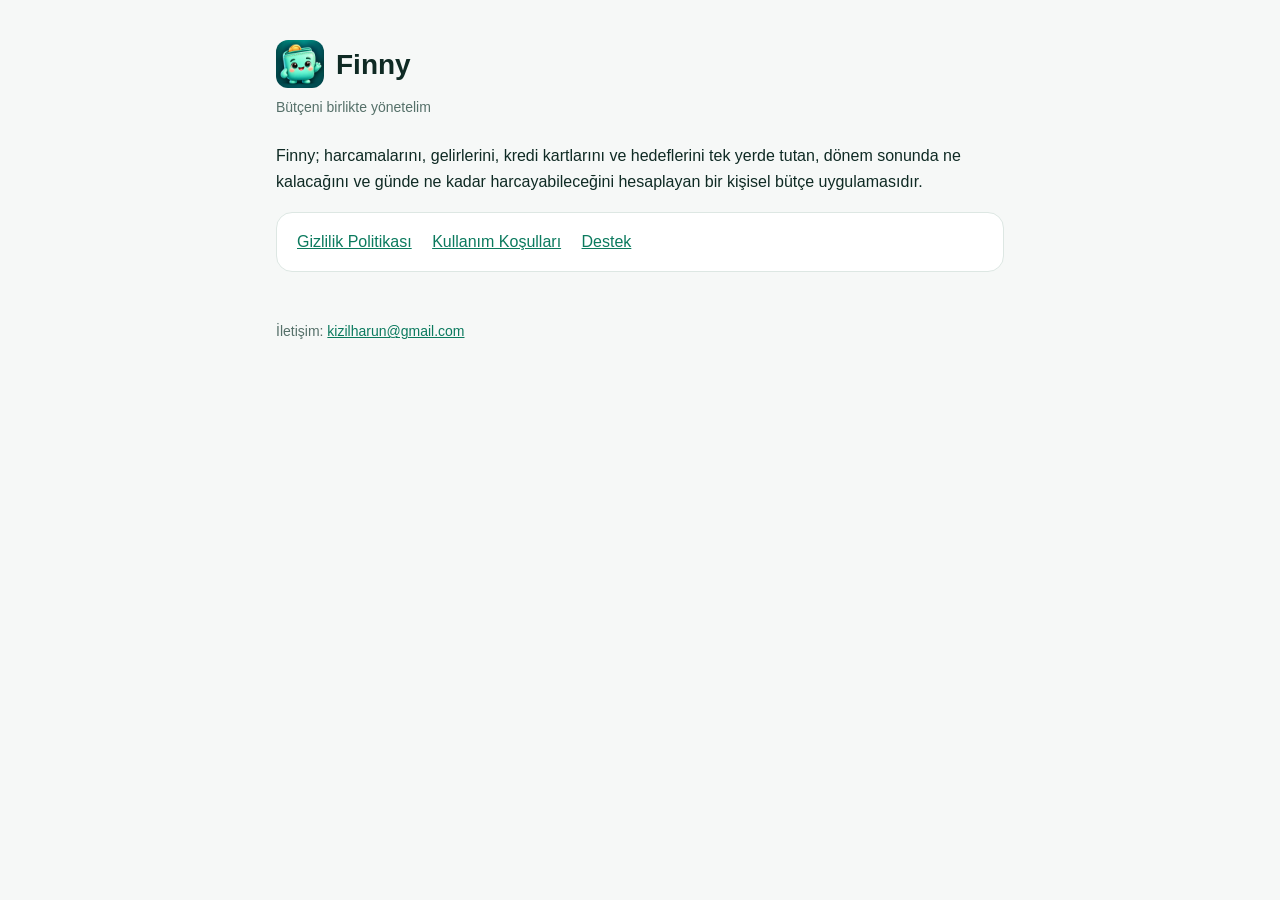
<file: index.html>
<!doctype html>
<html lang="tr">
<head>
  <meta charset="utf-8">
  <meta name="viewport" content="width=device-width, initial-scale=1">
  <title>Finny</title>
  <meta name="description" content="Finny: harcamalarını, kartlarını ve bütçeni takip eden kişisel finans asistanı.">
  <link rel="stylesheet" href="style.css">
  <link rel="icon" href="finny.png">
</head>
<body>
<main>
  <header>
    <img src="finny.png" alt="">
    <h1>Finny</h1>
  </header>
  <p class="meta">Bütçeni birlikte yönetelim</p>

  <p>Finny; harcamalarını, gelirlerini, kredi kartlarını ve hedeflerini tek yerde tutan, dönem sonunda ne kalacağını ve günde ne kadar harcayabileceğini hesaplayan bir kişisel bütçe uygulamasıdır.</p>

  <div class="card">
    <nav>
      <a href="gizlilik.html">Gizlilik Politikası</a>
      <a href="kosullar.html">Kullanım Koşulları</a>
      <a href="destek.html">Destek</a>
    </nav>
  </div>

  <footer>İletişim: <a href="mailto:kizilharun@gmail.com">kizilharun@gmail.com</a></footer>
</main>
</body>
</html>
</file>
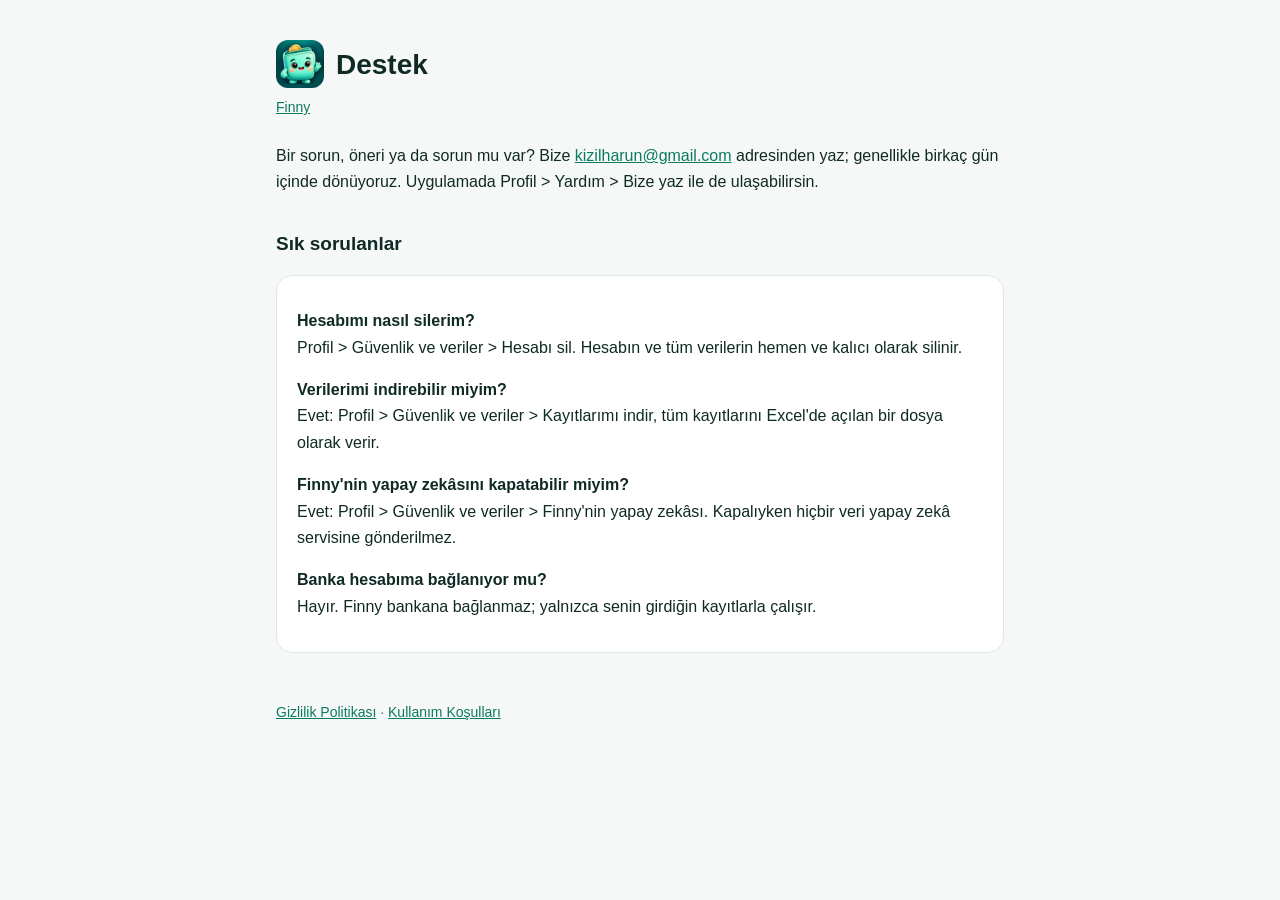
<file: destek.html>
<!doctype html>
<html lang="tr">
<head>
  <meta charset="utf-8">
  <meta name="viewport" content="width=device-width, initial-scale=1">
  <title>Finny Destek</title>
  <link rel="stylesheet" href="style.css">
  <link rel="icon" href="finny.png">
</head>
<body>
<main>
  <header>
    <img src="finny.png" alt="">
    <h1>Destek</h1>
  </header>
  <p class="meta"><a href="index.html">Finny</a></p>

  <p>Bir sorun, öneri ya da sorun mu var? Bize <a href="mailto:kizilharun@gmail.com?subject=Finny">kizilharun@gmail.com</a> adresinden yaz; genellikle birkaç gün içinde dönüyoruz. Uygulamada Profil &gt; Yardım &gt; Bize yaz ile de ulaşabilirsin.</p>

  <h2>Sık sorulanlar</h2>
  <div class="card">
    <p><strong>Hesabımı nasıl silerim?</strong><br>Profil &gt; Güvenlik ve veriler &gt; Hesabı sil. Hesabın ve tüm verilerin hemen ve kalıcı olarak silinir.</p>
    <p><strong>Verilerimi indirebilir miyim?</strong><br>Evet: Profil &gt; Güvenlik ve veriler &gt; Kayıtlarımı indir, tüm kayıtlarını Excel'de açılan bir dosya olarak verir.</p>
    <p><strong>Finny'nin yapay zekâsını kapatabilir miyim?</strong><br>Evet: Profil &gt; Güvenlik ve veriler &gt; Finny'nin yapay zekâsı. Kapalıyken hiçbir veri yapay zekâ servisine gönderilmez.</p>
    <p><strong>Banka hesabıma bağlanıyor mu?</strong><br>Hayır. Finny bankana bağlanmaz; yalnızca senin girdiğin kayıtlarla çalışır.</p>
  </div>

  <footer><a href="gizlilik.html">Gizlilik Politikası</a> · <a href="kosullar.html">Kullanım Koşulları</a></footer>
</main>
</body>
</html>
</file>
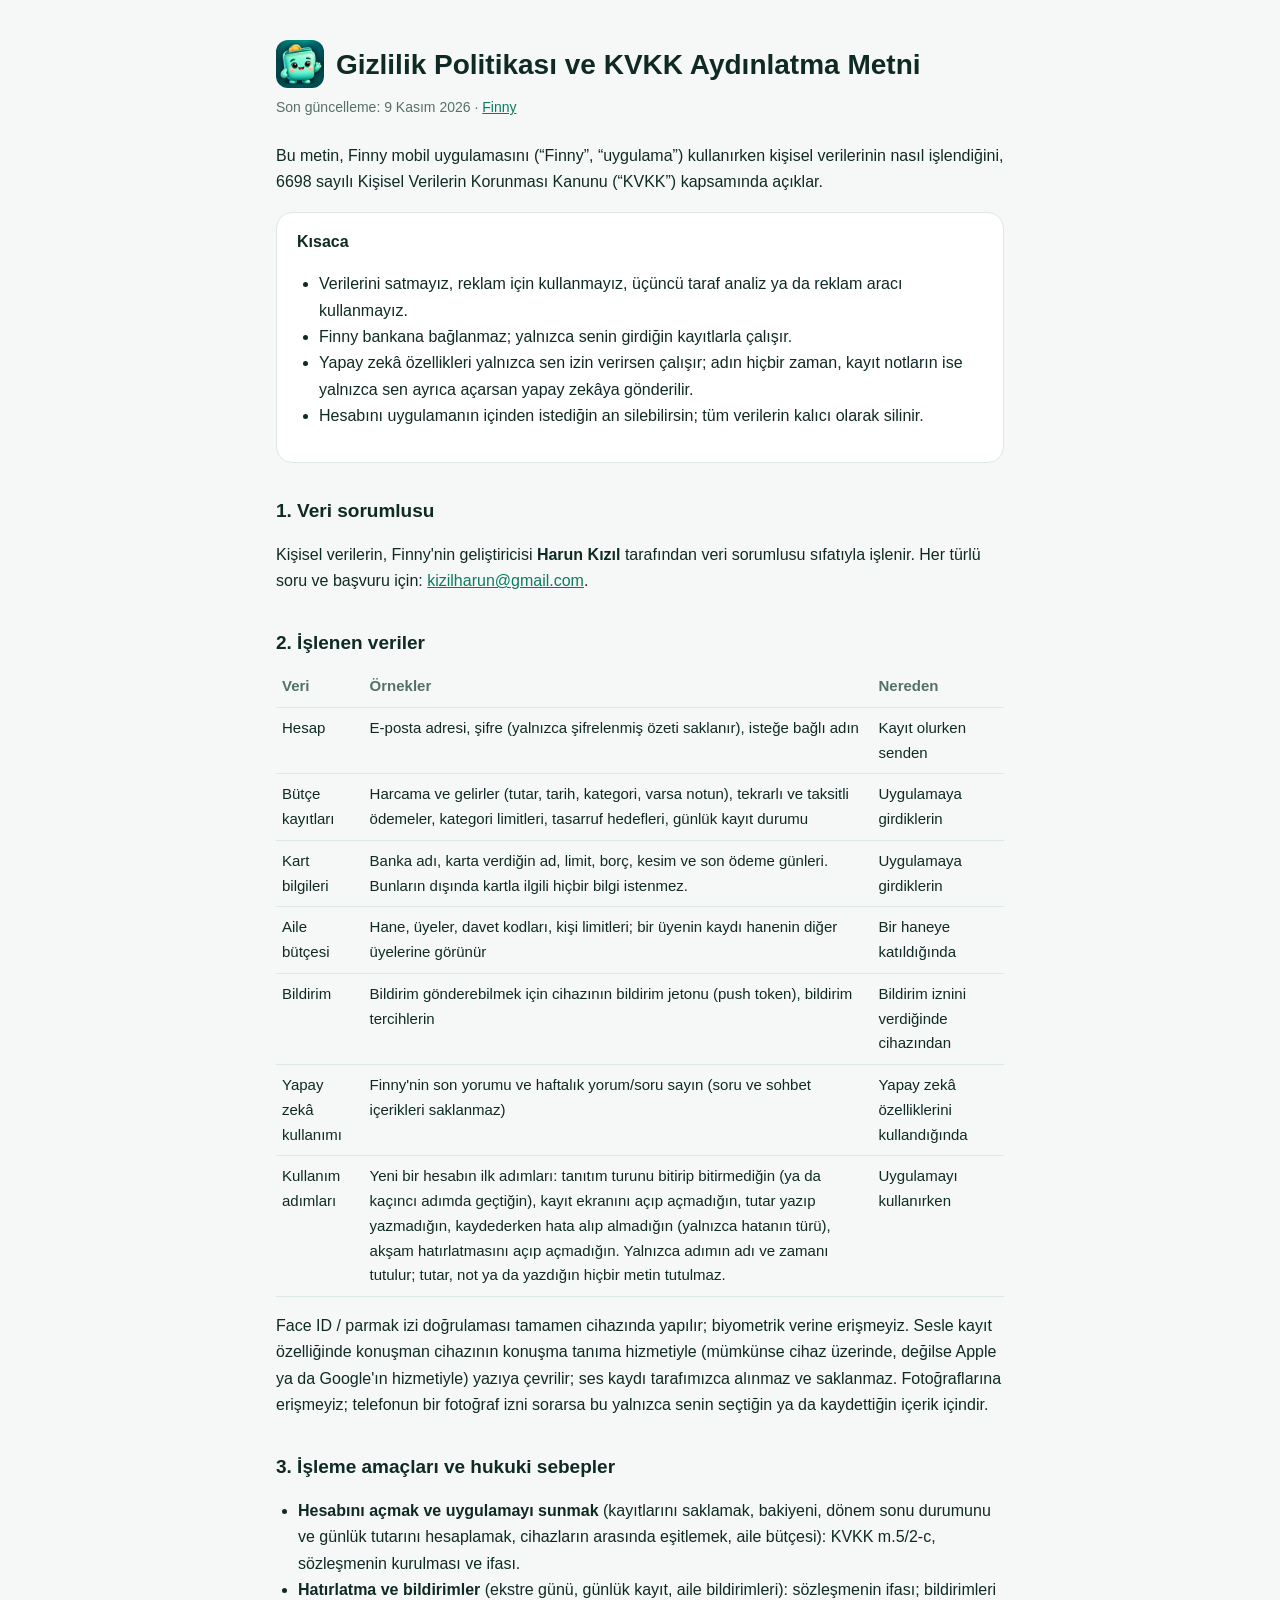
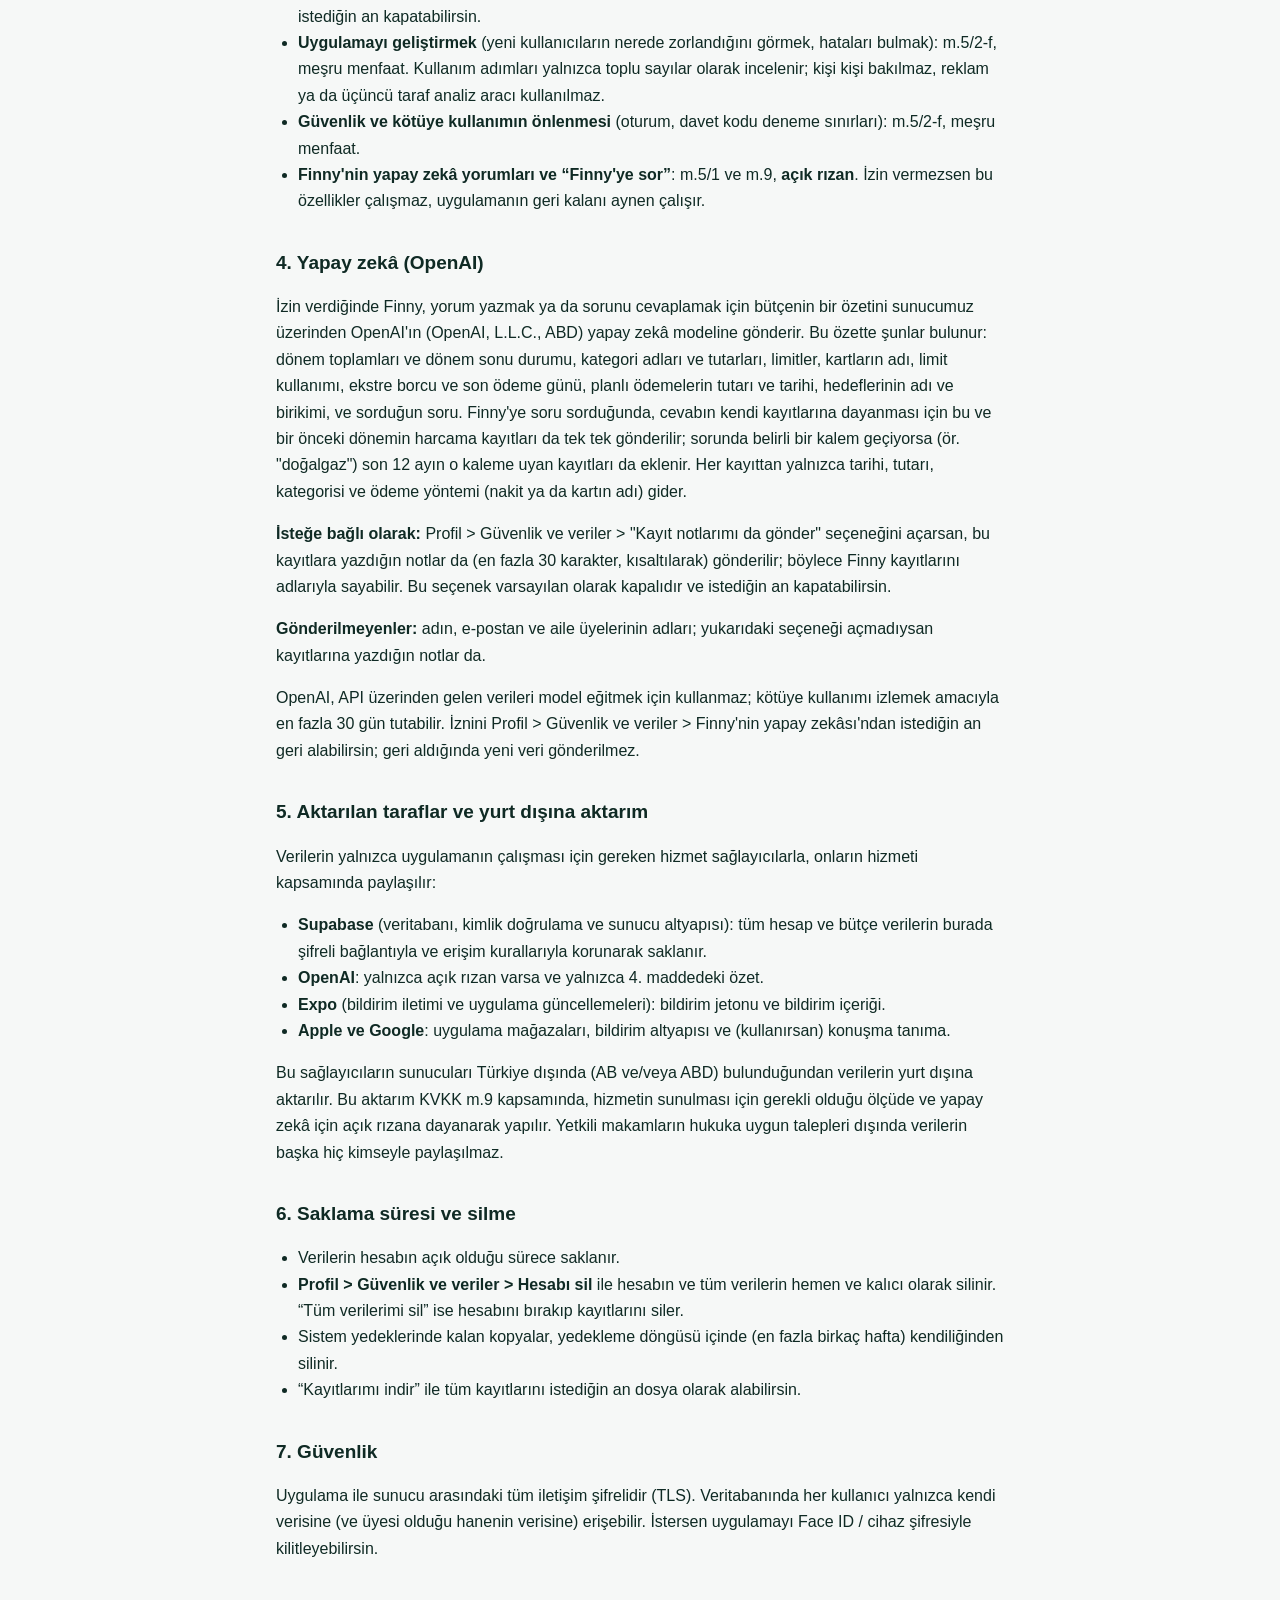
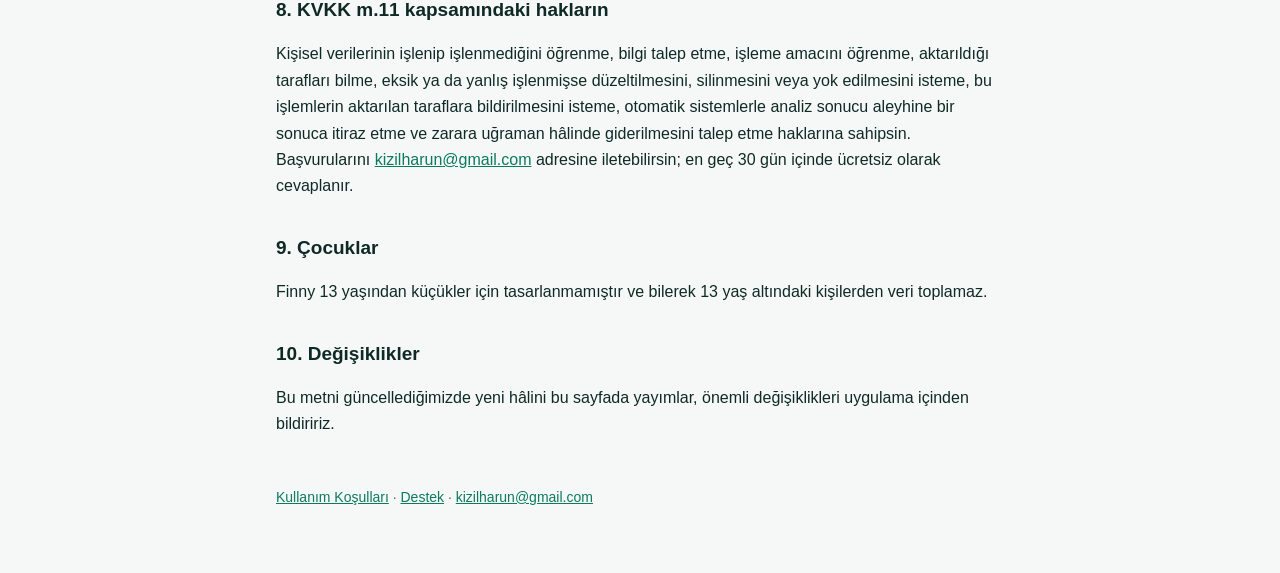
<file: gizlilik.html>
<!doctype html>
<html lang="tr">
<head>
  <meta charset="utf-8">
  <meta name="viewport" content="width=device-width, initial-scale=1">
  <title>Finny Gizlilik Politikası</title>
  <meta name="description" content="Finny uygulamasının kişisel verileri nasıl topladığı, kullandığı ve koruduğu; KVKK aydınlatma metni.">
  <link rel="stylesheet" href="style.css">
  <link rel="icon" href="finny.png">
</head>
<body>
<main>
  <header>
    <img src="finny.png" alt="">
    <h1>Gizlilik Politikası ve KVKK Aydınlatma Metni</h1>
  </header>
  <p class="meta">Son güncelleme: 9 Kasım 2026 · <a href="index.html">Finny</a></p>

  <p>Bu metin, Finny mobil uygulamasını (“Finny”, “uygulama”) kullanırken kişisel verilerinin nasıl işlendiğini, 6698 sayılı Kişisel Verilerin Korunması Kanunu (“KVKK”) kapsamında açıklar.</p>

  <div class="card">
    <strong>Kısaca</strong>
    <ul>
      <li>Verilerini satmayız, reklam için kullanmayız, üçüncü taraf analiz ya da reklam aracı kullanmayız.</li>
      <li>Finny bankana bağlanmaz; yalnızca senin girdiğin kayıtlarla çalışır.</li>
      <li>Yapay zekâ özellikleri yalnızca sen izin verirsen çalışır; adın hiçbir zaman, kayıt notların ise yalnızca sen ayrıca açarsan yapay zekâya gönderilir.</li>
      <li>Hesabını uygulamanın içinden istediğin an silebilirsin; tüm verilerin kalıcı olarak silinir.</li>
    </ul>
  </div>

  <h2>1. Veri sorumlusu</h2>
  <p>Kişisel verilerin, Finny'nin geliştiricisi <strong>Harun Kızıl</strong> tarafından veri sorumlusu sıfatıyla işlenir. Her türlü soru ve başvuru için: <a href="mailto:kizilharun@gmail.com">kizilharun@gmail.com</a>.</p>

  <h2>2. İşlenen veriler</h2>
  <div class="table-wrap">
  <table>
    <tr><th>Veri</th><th>Örnekler</th><th>Nereden</th></tr>
    <tr><td>Hesap</td><td>E-posta adresi, şifre (yalnızca şifrelenmiş özeti saklanır), isteğe bağlı adın</td><td>Kayıt olurken senden</td></tr>
    <tr><td>Bütçe kayıtları</td><td>Harcama ve gelirler (tutar, tarih, kategori, varsa notun), tekrarlı ve taksitli ödemeler, kategori limitleri, tasarruf hedefleri, günlük kayıt durumu</td><td>Uygulamaya girdiklerin</td></tr>
    <tr><td>Kart bilgileri</td><td>Banka adı, karta verdiğin ad, limit, borç, kesim ve son ödeme günleri. Bunların dışında kartla ilgili hiçbir bilgi istenmez.</td><td>Uygulamaya girdiklerin</td></tr>
    <tr><td>Aile bütçesi</td><td>Hane, üyeler, davet kodları, kişi limitleri; bir üyenin kaydı hanenin diğer üyelerine görünür</td><td>Bir haneye katıldığında</td></tr>
    <tr><td>Bildirim</td><td>Bildirim gönderebilmek için cihazının bildirim jetonu (push token), bildirim tercihlerin</td><td>Bildirim iznini verdiğinde cihazından</td></tr>
    <tr><td>Yapay zekâ kullanımı</td><td>Finny'nin son yorumu ve haftalık yorum/soru sayın (soru ve sohbet içerikleri saklanmaz)</td><td>Yapay zekâ özelliklerini kullandığında</td></tr>
    <tr><td>Kullanım adımları</td><td>Yeni bir hesabın ilk adımları: tanıtım turunu bitirip bitirmediğin (ya da kaçıncı adımda geçtiğin), kayıt ekranını açıp açmadığın, tutar yazıp yazmadığın, kaydederken hata alıp almadığın (yalnızca hatanın türü), akşam hatırlatmasını açıp açmadığın. Yalnızca adımın adı ve zamanı tutulur; tutar, not ya da yazdığın hiçbir metin tutulmaz.</td><td>Uygulamayı kullanırken</td></tr>
  </table>
  </div>
  <p>Face ID / parmak izi doğrulaması tamamen cihazında yapılır; biyometrik verine erişmeyiz. Sesle kayıt özelliğinde konuşman cihazının konuşma tanıma hizmetiyle (mümkünse cihaz üzerinde, değilse Apple ya da Google'ın hizmetiyle) yazıya çevrilir; ses kaydı tarafımızca alınmaz ve saklanmaz. Fotoğraflarına erişmeyiz; telefonun bir fotoğraf izni sorarsa bu yalnızca senin seçtiğin ya da kaydettiğin içerik içindir.</p>

  <h2>3. İşleme amaçları ve hukuki sebepler</h2>
  <ul>
    <li><strong>Hesabını açmak ve uygulamayı sunmak</strong> (kayıtlarını saklamak, bakiyeni, dönem sonu durumunu ve günlük tutarını hesaplamak, cihazların arasında eşitlemek, aile bütçesi): KVKK m.5/2-c, sözleşmenin kurulması ve ifası.</li>
    <li><strong>Hatırlatma ve bildirimler</strong> (ekstre günü, günlük kayıt, aile bildirimleri): sözleşmenin ifası; bildirimleri istediğin an kapatabilirsin.</li>
    <li><strong>Uygulamayı geliştirmek</strong> (yeni kullanıcıların nerede zorlandığını görmek, hataları bulmak): m.5/2-f, meşru menfaat. Kullanım adımları yalnızca toplu sayılar olarak incelenir; kişi kişi bakılmaz, reklam ya da üçüncü taraf analiz aracı kullanılmaz.</li>
    <li><strong>Güvenlik ve kötüye kullanımın önlenmesi</strong> (oturum, davet kodu deneme sınırları): m.5/2-f, meşru menfaat.</li>
    <li><strong>Finny'nin yapay zekâ yorumları ve “Finny'ye sor”</strong>: m.5/1 ve m.9, <strong>açık rızan</strong>. İzin vermezsen bu özellikler çalışmaz, uygulamanın geri kalanı aynen çalışır.</li>
  </ul>

  <h2>4. Yapay zekâ (OpenAI)</h2>
  <p>İzin verdiğinde Finny, yorum yazmak ya da sorunu cevaplamak için bütçenin bir özetini sunucumuz üzerinden OpenAI'ın (OpenAI, L.L.C., ABD) yapay zekâ modeline gönderir. Bu özette şunlar bulunur: dönem toplamları ve dönem sonu durumu, kategori adları ve tutarları, limitler, kartların adı, limit kullanımı, ekstre borcu ve son ödeme günü, planlı ödemelerin tutarı ve tarihi, hedeflerinin adı ve birikimi, ve sorduğun soru. Finny'ye soru sorduğunda, cevabın kendi kayıtlarına dayanması için bu ve bir önceki dönemin harcama kayıtları da tek tek gönderilir; sorunda belirli bir kalem geçiyorsa (ör. "doğalgaz") son 12 ayın o kaleme uyan kayıtları da eklenir. Her kayıttan yalnızca tarihi, tutarı, kategorisi ve ödeme yöntemi (nakit ya da kartın adı) gider.</p>
  <p><strong>İsteğe bağlı olarak:</strong> Profil &gt; Güvenlik ve veriler &gt; "Kayıt notlarımı da gönder" seçeneğini açarsan, bu kayıtlara yazdığın notlar da (en fazla 30 karakter, kısaltılarak) gönderilir; böylece Finny kayıtlarını adlarıyla sayabilir. Bu seçenek varsayılan olarak kapalıdır ve istediğin an kapatabilirsin.</p>
  <p><strong>Gönderilmeyenler:</strong> adın, e-postan ve aile üyelerinin adları; yukarıdaki seçeneği açmadıysan kayıtlarına yazdığın notlar da.</p>
  <p>OpenAI, API üzerinden gelen verileri model eğitmek için kullanmaz; kötüye kullanımı izlemek amacıyla en fazla 30 gün tutabilir. İznini Profil &gt; Güvenlik ve veriler &gt; Finny'nin yapay zekâsı'ndan istediğin an geri alabilirsin; geri aldığında yeni veri gönderilmez.</p>

  <h2>5. Aktarılan taraflar ve yurt dışına aktarım</h2>
  <p>Verilerin yalnızca uygulamanın çalışması için gereken hizmet sağlayıcılarla, onların hizmeti kapsamında paylaşılır:</p>
  <ul>
    <li><strong>Supabase</strong> (veritabanı, kimlik doğrulama ve sunucu altyapısı): tüm hesap ve bütçe verilerin burada şifreli bağlantıyla ve erişim kurallarıyla korunarak saklanır.</li>
    <li><strong>OpenAI</strong>: yalnızca açık rızan varsa ve yalnızca 4. maddedeki özet.</li>
    <li><strong>Expo</strong> (bildirim iletimi ve uygulama güncellemeleri): bildirim jetonu ve bildirim içeriği.</li>
    <li><strong>Apple ve Google</strong>: uygulama mağazaları, bildirim altyapısı ve (kullanırsan) konuşma tanıma.</li>
  </ul>
  <p>Bu sağlayıcıların sunucuları Türkiye dışında (AB ve/veya ABD) bulunduğundan verilerin yurt dışına aktarılır. Bu aktarım KVKK m.9 kapsamında, hizmetin sunulması için gerekli olduğu ölçüde ve yapay zekâ için açık rızana dayanarak yapılır. Yetkili makamların hukuka uygun talepleri dışında verilerin başka hiç kimseyle paylaşılmaz.</p>

  <h2>6. Saklama süresi ve silme</h2>
  <ul>
    <li>Verilerin hesabın açık olduğu sürece saklanır.</li>
    <li><strong>Profil &gt; Güvenlik ve veriler &gt; Hesabı sil</strong> ile hesabın ve tüm verilerin hemen ve kalıcı olarak silinir. “Tüm verilerimi sil” ise hesabını bırakıp kayıtlarını siler.</li>
    <li>Sistem yedeklerinde kalan kopyalar, yedekleme döngüsü içinde (en fazla birkaç hafta) kendiliğinden silinir.</li>
    <li>“Kayıtlarımı indir” ile tüm kayıtlarını istediğin an dosya olarak alabilirsin.</li>
  </ul>

  <h2>7. Güvenlik</h2>
  <p>Uygulama ile sunucu arasındaki tüm iletişim şifrelidir (TLS). Veritabanında her kullanıcı yalnızca kendi verisine (ve üyesi olduğu hanenin verisine) erişebilir. İstersen uygulamayı Face ID / cihaz şifresiyle kilitleyebilirsin.</p>

  <h2>8. KVKK m.11 kapsamındaki hakların</h2>
  <p>Kişisel verilerinin işlenip işlenmediğini öğrenme, bilgi talep etme, işleme amacını öğrenme, aktarıldığı tarafları bilme, eksik ya da yanlış işlenmişse düzeltilmesini, silinmesini veya yok edilmesini isteme, bu işlemlerin aktarılan taraflara bildirilmesini isteme, otomatik sistemlerle analiz sonucu aleyhine bir sonuca itiraz etme ve zarara uğraman hâlinde giderilmesini talep etme haklarına sahipsin. Başvurularını <a href="mailto:kizilharun@gmail.com">kizilharun@gmail.com</a> adresine iletebilirsin; en geç 30 gün içinde ücretsiz olarak cevaplanır.</p>

  <h2>9. Çocuklar</h2>
  <p>Finny 13 yaşından küçükler için tasarlanmamıştır ve bilerek 13 yaş altındaki kişilerden veri toplamaz.</p>

  <h2>10. Değişiklikler</h2>
  <p>Bu metni güncellediğimizde yeni hâlini bu sayfada yayımlar, önemli değişiklikleri uygulama içinden bildiririz.</p>

  <footer><a href="kosullar.html">Kullanım Koşulları</a> · <a href="destek.html">Destek</a> · <a href="mailto:kizilharun@gmail.com">kizilharun@gmail.com</a></footer>
</main>
</body>
</html>
</file>
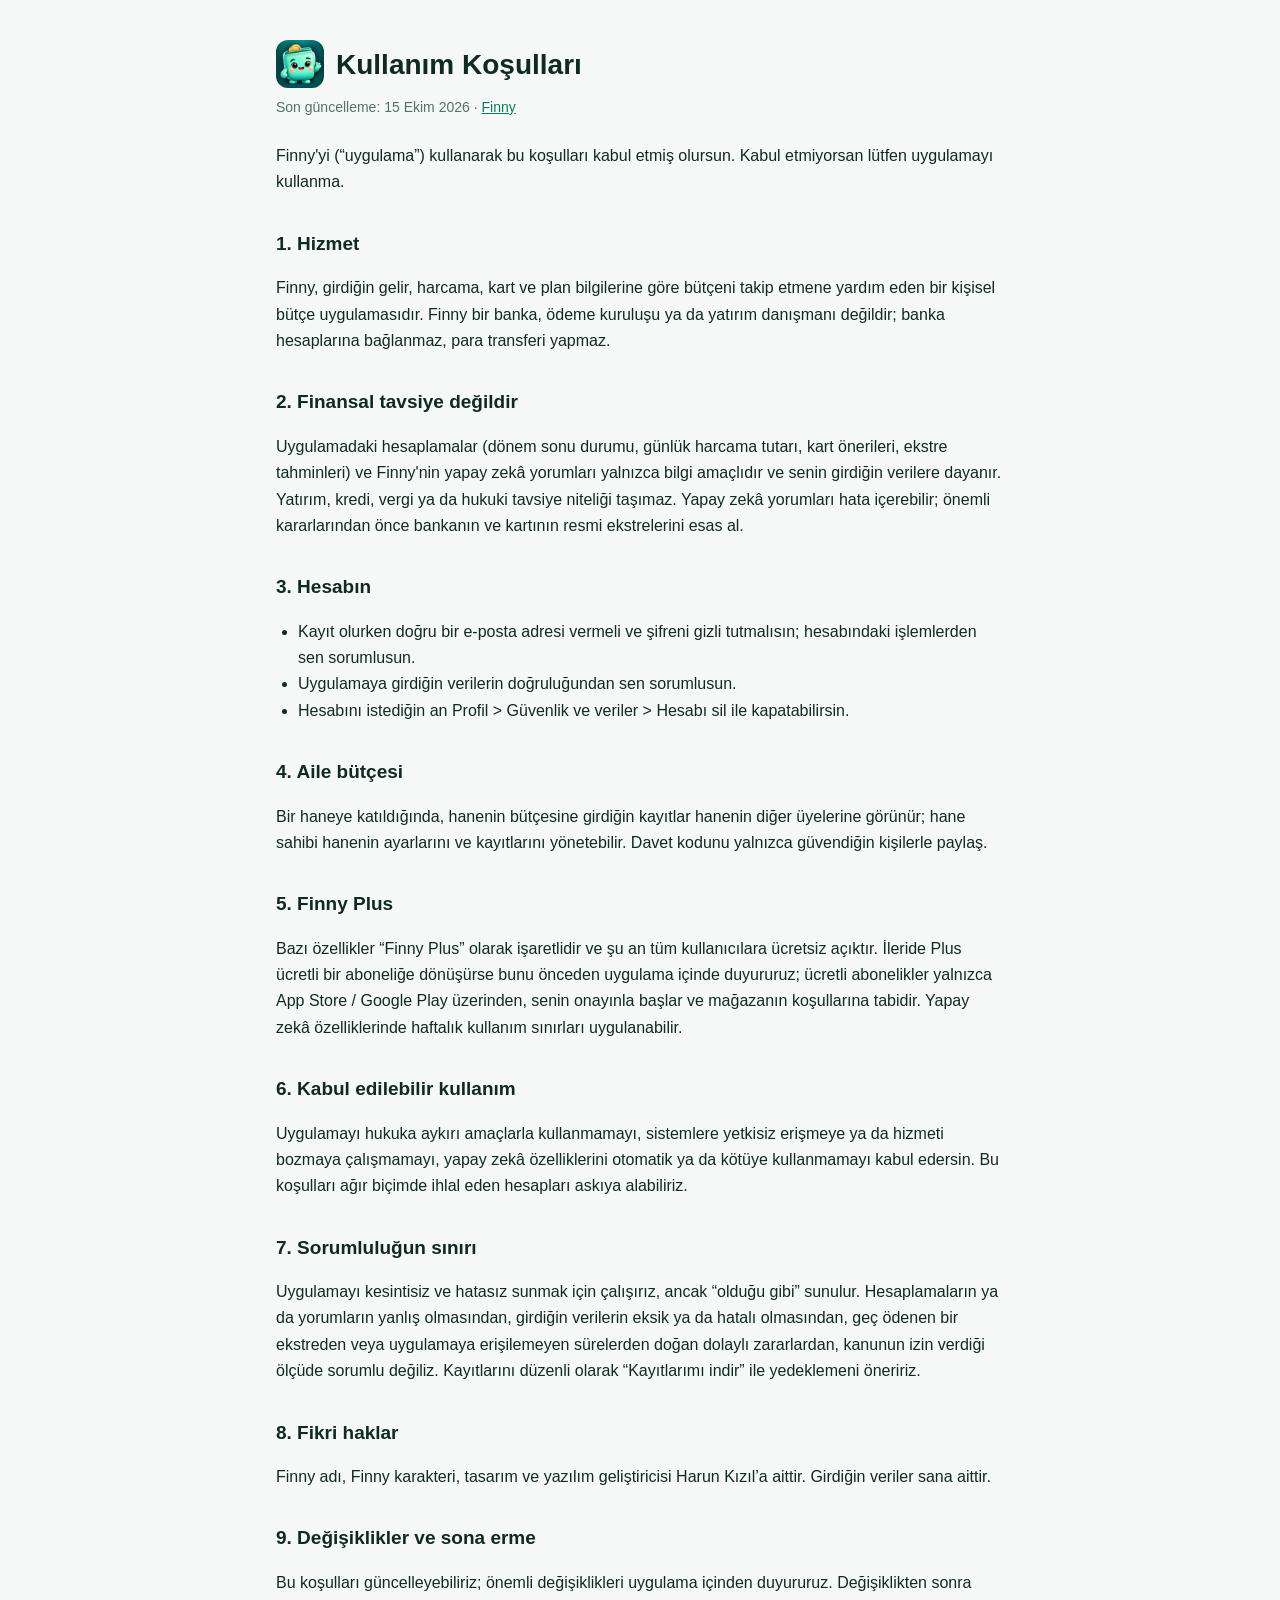
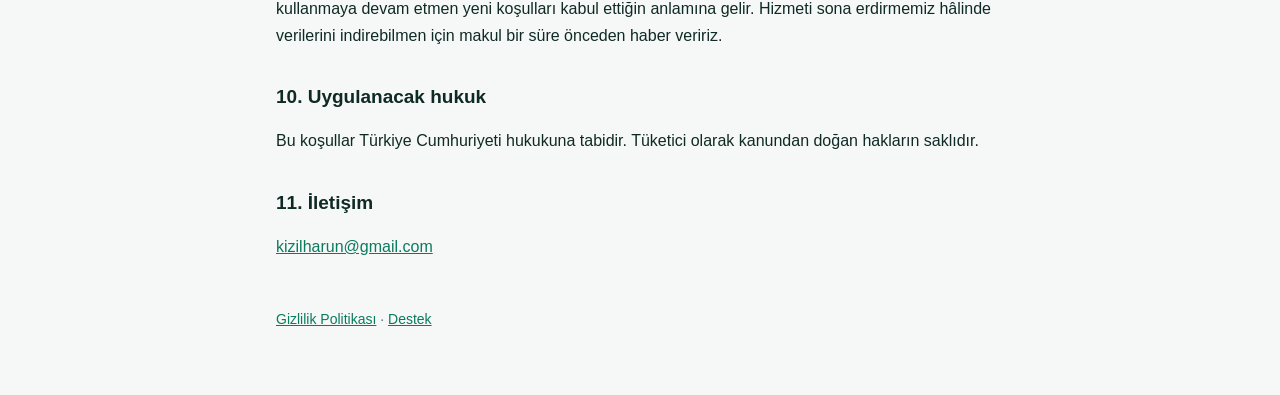
<file: kosullar.html>
<!doctype html>
<html lang="tr">
<head>
  <meta charset="utf-8">
  <meta name="viewport" content="width=device-width, initial-scale=1">
  <title>Finny Kullanım Koşulları</title>
  <meta name="description" content="Finny uygulamasının kullanım koşulları.">
  <link rel="stylesheet" href="style.css">
  <link rel="icon" href="finny.png">
</head>
<body>
<main>
  <header>
    <img src="finny.png" alt="">
    <h1>Kullanım Koşulları</h1>
  </header>
  <p class="meta">Son güncelleme: 15 Ekim 2026 · <a href="index.html">Finny</a></p>

  <p>Finny'yi (“uygulama”) kullanarak bu koşulları kabul etmiş olursun. Kabul etmiyorsan lütfen uygulamayı kullanma.</p>

  <h2>1. Hizmet</h2>
  <p>Finny, girdiğin gelir, harcama, kart ve plan bilgilerine göre bütçeni takip etmene yardım eden bir kişisel bütçe uygulamasıdır. Finny bir banka, ödeme kuruluşu ya da yatırım danışmanı değildir; banka hesaplarına bağlanmaz, para transferi yapmaz.</p>

  <h2>2. Finansal tavsiye değildir</h2>
  <p>Uygulamadaki hesaplamalar (dönem sonu durumu, günlük harcama tutarı, kart önerileri, ekstre tahminleri) ve Finny'nin yapay zekâ yorumları yalnızca bilgi amaçlıdır ve senin girdiğin verilere dayanır. Yatırım, kredi, vergi ya da hukuki tavsiye niteliği taşımaz. Yapay zekâ yorumları hata içerebilir; önemli kararlarından önce bankanın ve kartının resmi ekstrelerini esas al.</p>

  <h2>3. Hesabın</h2>
  <ul>
    <li>Kayıt olurken doğru bir e-posta adresi vermeli ve şifreni gizli tutmalısın; hesabındaki işlemlerden sen sorumlusun.</li>
    <li>Uygulamaya girdiğin verilerin doğruluğundan sen sorumlusun.</li>
    <li>Hesabını istediğin an Profil &gt; Güvenlik ve veriler &gt; Hesabı sil ile kapatabilirsin.</li>
  </ul>

  <h2>4. Aile bütçesi</h2>
  <p>Bir haneye katıldığında, hanenin bütçesine girdiğin kayıtlar hanenin diğer üyelerine görünür; hane sahibi hanenin ayarlarını ve kayıtlarını yönetebilir. Davet kodunu yalnızca güvendiğin kişilerle paylaş.</p>

  <h2>5. Finny Plus</h2>
  <p>Bazı özellikler “Finny Plus” olarak işaretlidir ve şu an tüm kullanıcılara ücretsiz açıktır. İleride Plus ücretli bir aboneliğe dönüşürse bunu önceden uygulama içinde duyururuz; ücretli abonelikler yalnızca App Store / Google Play üzerinden, senin onayınla başlar ve mağazanın koşullarına tabidir. Yapay zekâ özelliklerinde haftalık kullanım sınırları uygulanabilir.</p>

  <h2>6. Kabul edilebilir kullanım</h2>
  <p>Uygulamayı hukuka aykırı amaçlarla kullanmamayı, sistemlere yetkisiz erişmeye ya da hizmeti bozmaya çalışmamayı, yapay zekâ özelliklerini otomatik ya da kötüye kullanmamayı kabul edersin. Bu koşulları ağır biçimde ihlal eden hesapları askıya alabiliriz.</p>

  <h2>7. Sorumluluğun sınırı</h2>
  <p>Uygulamayı kesintisiz ve hatasız sunmak için çalışırız, ancak “olduğu gibi” sunulur. Hesaplamaların ya da yorumların yanlış olmasından, girdiğin verilerin eksik ya da hatalı olmasından, geç ödenen bir ekstreden veya uygulamaya erişilemeyen sürelerden doğan dolaylı zararlardan, kanunun izin verdiği ölçüde sorumlu değiliz. Kayıtlarını düzenli olarak “Kayıtlarımı indir” ile yedeklemeni öneririz.</p>

  <h2>8. Fikri haklar</h2>
  <p>Finny adı, Finny karakteri, tasarım ve yazılım geliştiricisi Harun Kızıl’a aittir. Girdiğin veriler sana aittir.</p>

  <h2>9. Değişiklikler ve sona erme</h2>
  <p>Bu koşulları güncelleyebiliriz; önemli değişiklikleri uygulama içinden duyururuz. Değişiklikten sonra kullanmaya devam etmen yeni koşulları kabul ettiğin anlamına gelir. Hizmeti sona erdirmemiz hâlinde verilerini indirebilmen için makul bir süre önceden haber veririz.</p>

  <h2>10. Uygulanacak hukuk</h2>
  <p>Bu koşullar Türkiye Cumhuriyeti hukukuna tabidir. Tüketici olarak kanundan doğan hakların saklıdır.</p>

  <h2>11. İletişim</h2>
  <p><a href="mailto:kizilharun@gmail.com">kizilharun@gmail.com</a></p>

  <footer><a href="gizlilik.html">Gizlilik Politikası</a> · <a href="destek.html">Destek</a></footer>
</main>
</body>
</html>
</file>
<file: style.css>
:root {
  --bg: #f6f8f7;
  --surface: #ffffff;
  --text: #0f2a24;
  --muted: #557069;
  --accent: #0b7a5e;
  --border: #dde7e3;
}
@media (prefers-color-scheme: dark) {
  :root {
    --bg: #06201b;
    --surface: #0d2c25;
    --text: #e8f3ef;
    --muted: #9fc3b6;
    --accent: #7ef0c1;
    --border: #1d4038;
  }
}
* { box-sizing: border-box; }
body {
  margin: 0;
  background: var(--bg);
  color: var(--text);
  font: 16px/1.65 -apple-system, BlinkMacSystemFont, "Segoe UI", Roboto, sans-serif;
}
main {
  max-width: 760px;
  margin: 0 auto;
  padding: 40px 16px 64px;
}
header { display: flex; align-items: center; gap: 12px; margin-bottom: 8px; }
header img { width: 48px; height: 48px; border-radius: 12px; }
h1 { font-size: 28px; line-height: 1.25; margin: 0; }
h2 { font-size: 19px; margin: 32px 0 8px; }
.meta { color: var(--muted); font-size: 14px; margin: 4px 0 24px; }
a { color: var(--accent); }
.card {
  background: var(--surface);
  border: 1px solid var(--border);
  border-radius: 16px;
  padding: 16px 20px;
  margin: 16px 0;
}
table { width: 100%; border-collapse: collapse; font-size: 15px; }
th, td { text-align: left; padding: 8px 6px; border-bottom: 1px solid var(--border); vertical-align: top; }
th { color: var(--muted); font-weight: 600; }
.table-wrap { overflow-x: auto; }
ul { padding-left: 22px; }
footer { color: var(--muted); font-size: 14px; margin-top: 48px; }
nav a { margin-right: 16px; }
</file>
